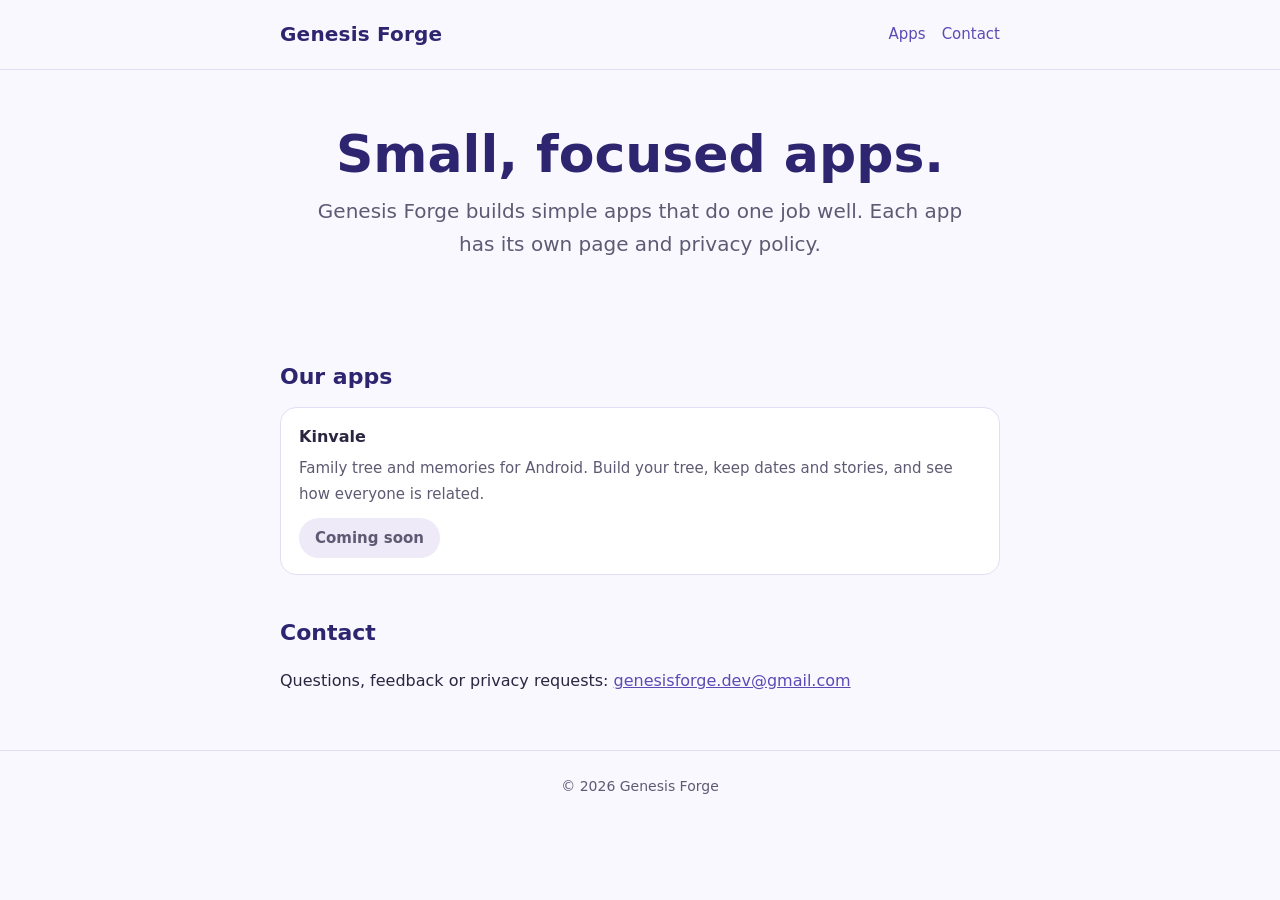
<file: index.html>
<!doctype html>
<html lang="en">
<head>
<meta charset="utf-8">
<meta name="viewport" content="width=device-width,initial-scale=1">
<title>Genesis Forge: small, focused apps</title>
<meta name="description" content="Genesis Forge builds simple, focused apps. Find our apps and their privacy policies here.">
<link rel="stylesheet" href="/style.css">
</head>
<body>
<header class="site"><div class="wrap">
  <a class="brand" href="/">Genesis Forge</a>
  <nav><a href="#apps">Apps</a><a href="#contact">Contact</a></nav>
</div></header>

<main class="wrap">
  <section class="hero">
    <h1>Small, focused apps.</h1>
    <p class="lead">Genesis Forge builds simple apps that do one job well. Each app has its own page and privacy policy.</p>
  </section>

  <section id="apps">
    <h2>Our apps</h2>
    <div class="grid">
      <a class="card" href="/kinvale/" style="text-decoration:none;color:inherit">
        <b>Kinvale</b>
        <span>Family tree and memories for Android. Build your tree, keep dates and stories, and see how everyone is related.</span>
        <span style="display:block;margin-top:10px"><span class="badge">Coming soon</span></span>
      </a>
    </div>
  </section>

  <section id="contact">
    <h2>Contact</h2>
    <p>Questions, feedback or privacy requests: <a href="mailto:genesisforge.dev@gmail.com">genesisforge.dev@gmail.com</a></p>
  </section>
</main>

<footer><div class="wrap">&copy; 2026 Genesis Forge</div></footer>
</body>
</html>
</file>
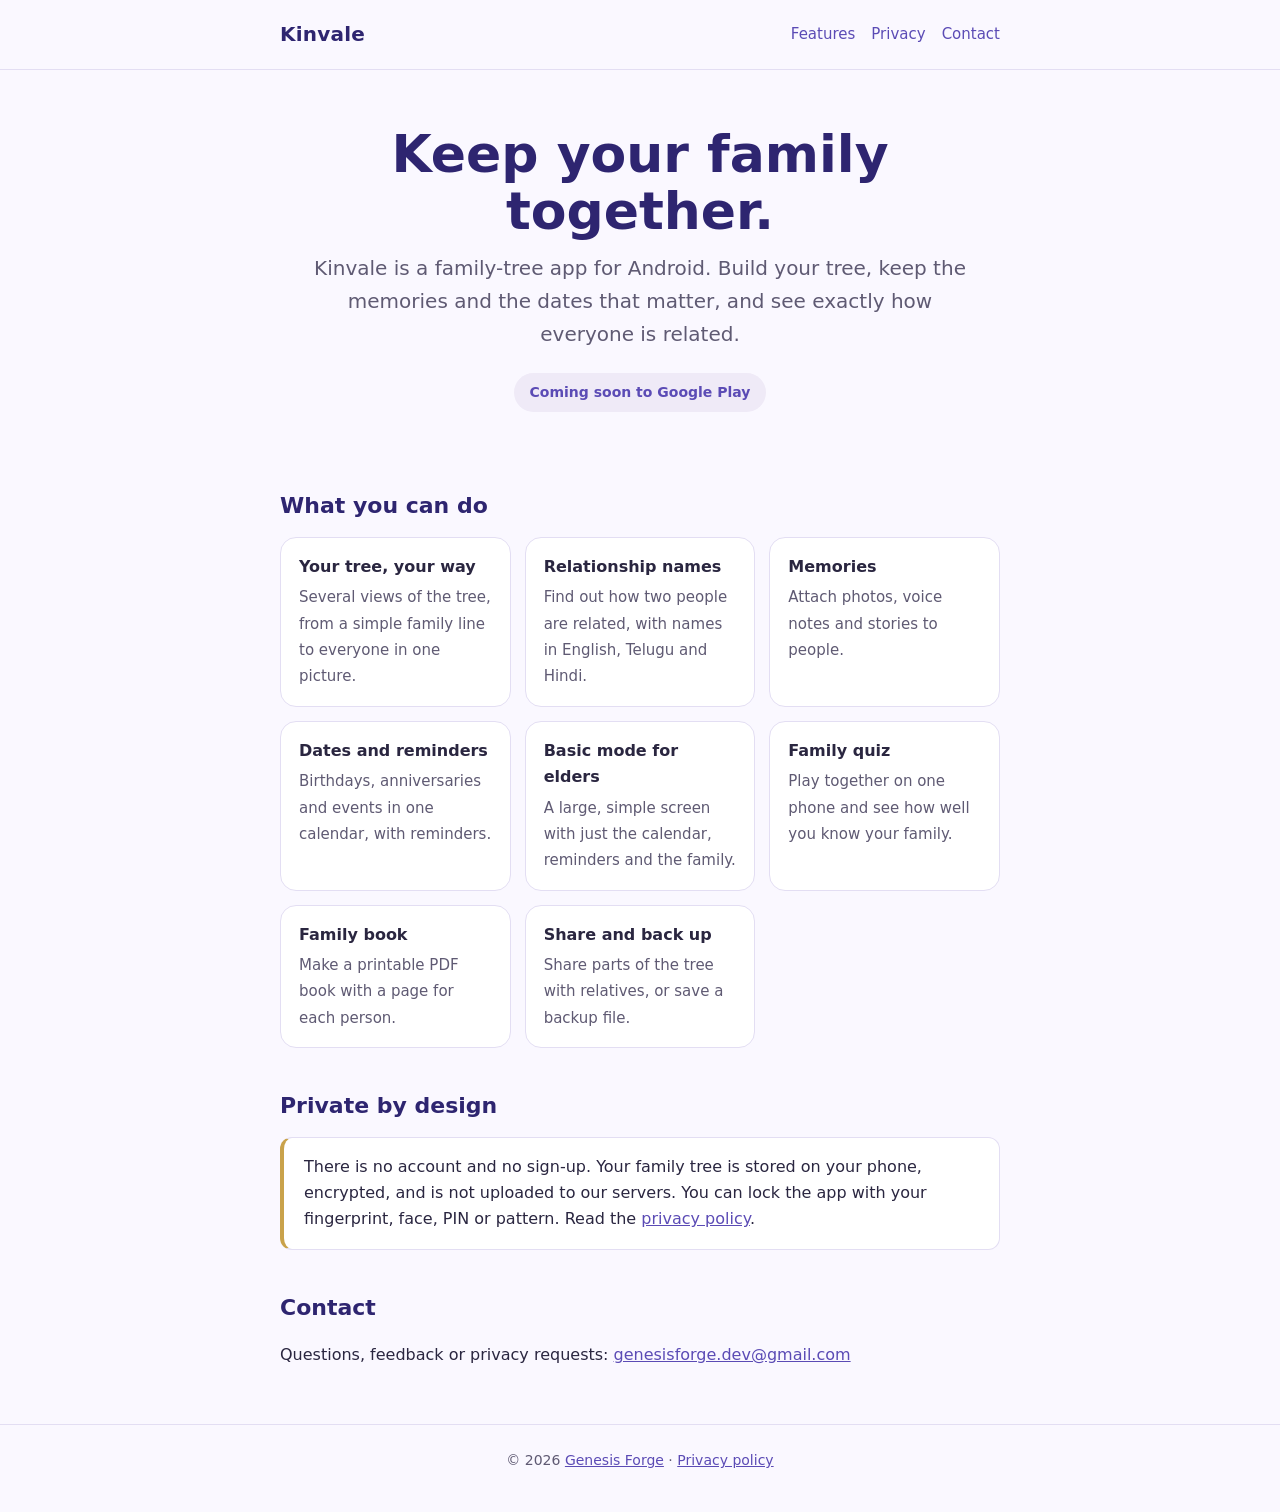
<file: kinvale/index.html>
<!doctype html>
<html lang="en">
<head>
<meta charset="utf-8">
<meta name="viewport" content="width=device-width,initial-scale=1">
<title>Kinvale: Family Tree &amp; Memories</title>
<meta name="description" content="Kinvale is a private family-tree app for Android. Build your tree, keep memories and dates, and see how everyone is related, with relationship names in English, Telugu and Hindi.">
<link rel="stylesheet" href="/style.css">
</head>
<body>
<header class="site"><div class="wrap">
  <a class="brand" href="/kinvale/">Kinvale</a>
  <nav><a href="#features">Features</a><a href="/kinvale/privacy.html">Privacy</a><a href="#contact">Contact</a></nav>
</div></header>

<main class="wrap">
  <section class="hero">
    <h1>Keep your family together.</h1>
    <p class="lead">Kinvale is a family-tree app for Android. Build your tree, keep the memories and the dates that matter, and see exactly how everyone is related.</p>
    <span class="badge">Coming soon to Google Play</span>
  </section>

  <section id="features">
    <h2>What you can do</h2>
    <div class="grid">
      <div class="card"><b>Your tree, your way</b><span>Several views of the tree, from a simple family line to everyone in one picture.</span></div>
      <div class="card"><b>Relationship names</b><span>Find out how two people are related, with names in English, Telugu and Hindi.</span></div>
      <div class="card"><b>Memories</b><span>Attach photos, voice notes and stories to people.</span></div>
      <div class="card"><b>Dates and reminders</b><span>Birthdays, anniversaries and events in one calendar, with reminders.</span></div>
      <div class="card"><b>Basic mode for elders</b><span>A large, simple screen with just the calendar, reminders and the family.</span></div>
      <div class="card"><b>Family quiz</b><span>Play together on one phone and see how well you know your family.</span></div>
      <div class="card"><b>Family book</b><span>Make a printable PDF book with a page for each person.</span></div>
      <div class="card"><b>Share and back up</b><span>Share parts of the tree with relatives, or save a backup file.</span></div>
    </div>
  </section>

  <section>
    <h2>Private by design</h2>
    <div class="priv">
      <p style="margin:0">There is no account and no sign-up. Your family tree is stored on your phone, encrypted, and is not uploaded to our servers. You can lock the app with your fingerprint, face, PIN or pattern. Read the <a href="/kinvale/privacy.html">privacy policy</a>.</p>
    </div>
  </section>

  <section id="contact">
    <h2>Contact</h2>
    <p>Questions, feedback or privacy requests: <a href="mailto:genesisforge.dev@gmail.com">genesisforge.dev@gmail.com</a></p>
  </section>
</main>

<footer><div class="wrap">&copy; 2026 <a href="/">Genesis Forge</a> &middot; <a href="/kinvale/privacy.html">Privacy policy</a></div></footer>
</body>
</html>
</file>
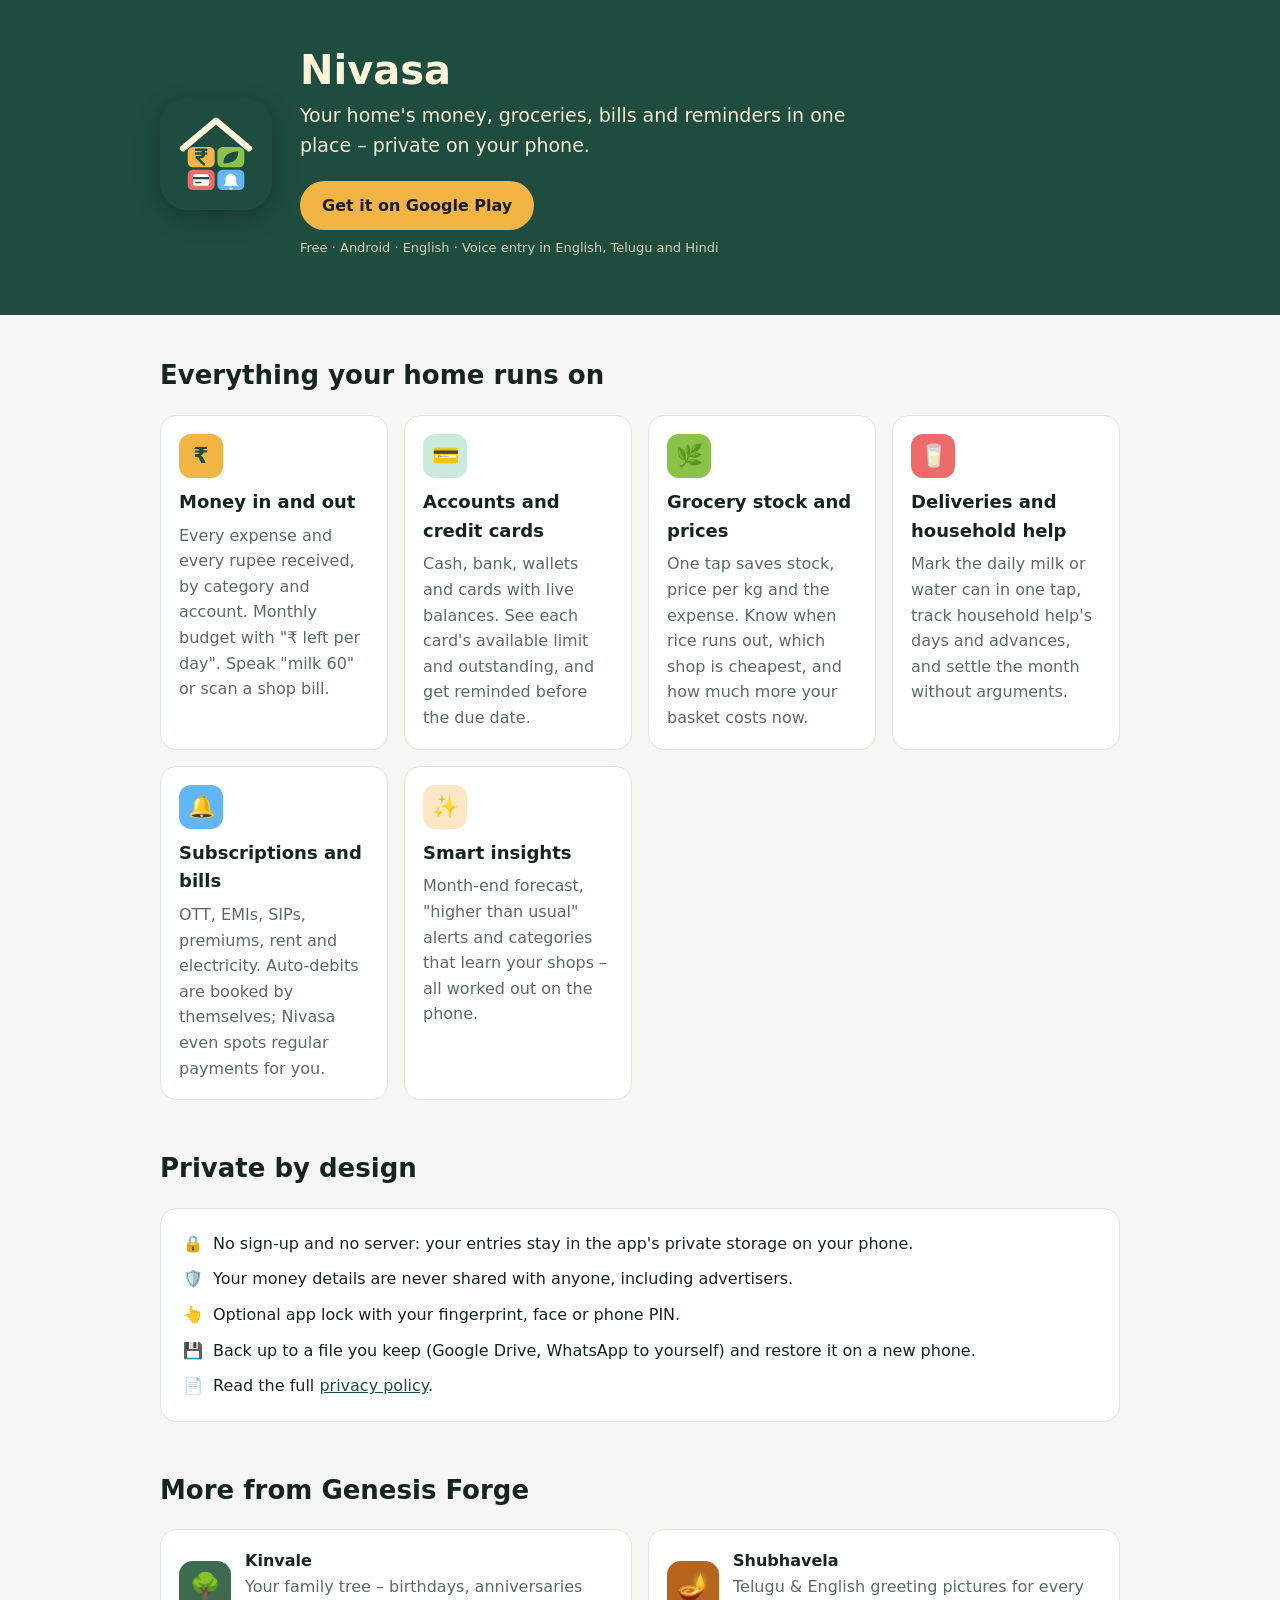
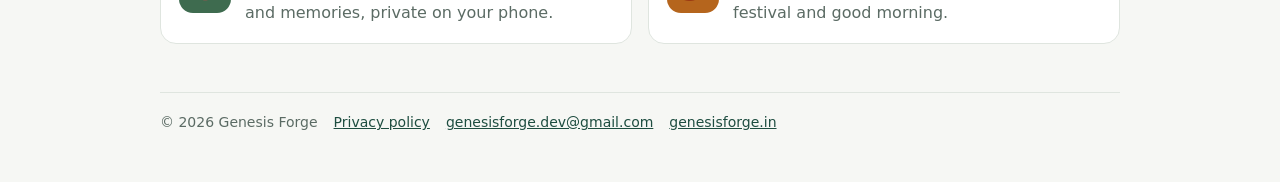
<file: nivasa/index.html>
<!doctype html>
<html lang="en">
<head>
<meta charset="utf-8">
<meta name="viewport" content="width=device-width, initial-scale=1">
<title>Nivasa – Home Expense Manager</title>
<meta name="description" content="Nivasa: track money in and out, budgets, credit cards, groceries and bills in one private Android app. By Genesis Forge.">
<meta property="og:title" content="Nivasa – Home Expense Manager">
<meta property="og:description" content="Money, groceries, bills and reminders for your home – private on your phone.">
<style>
  :root { --ink:#16241f; --muted:#5b6b64; --accent:#1e4d40; --accent2:#2b6152; --gold:#f2b544; --bg:#f6f7f4; --card:#ffffff; --line:#dfe5df; --hero-ink:#fff3da; }
  @media (prefers-color-scheme: dark) {
    :root { --ink:#e6ece8; --muted:#a3b2aa; --accent:#9cd1bf; --bg:#111513; --card:#1a201d; --line:#2c3531; }
  }
  * { box-sizing:border-box; }
  body { margin:0; background:var(--bg); color:var(--ink); font:16px/1.6 system-ui, -apple-system, "Segoe UI", Roboto, "Noto Sans", sans-serif; }
  a { color:var(--accent); }
  .hero { background:#1e4d40; color:var(--hero-ink); padding:48px 16px 56px; }
  .wrap { max-width:960px; margin:0 auto; }
  .hero .wrap { display:flex; gap:28px; align-items:center; flex-wrap:wrap; }
  .hero svg { width:112px; height:112px; border-radius:28px; flex:none; box-shadow:0 8px 24px rgba(0,0,0,.25); }
  .hero h1 { font-size:40px; margin:0; line-height:1.1; }
  .hero p { margin:8px 0 0; font-size:19px; max-width:560px; opacity:.95; }
  .btn { display:inline-block; margin-top:20px; background:#f2b544; color:#1b1b1b; text-decoration:none; font-weight:700; padding:12px 22px; border-radius:999px; }
  .btn:hover { filter:brightness(1.05); }
  .note { font-size:13px; opacity:.8; margin-top:8px; }
  section { padding:40px 16px 8px; }
  h2 { font-size:26px; margin:0 0 18px; }
  .grid { display:grid; grid-template-columns:repeat(auto-fit, minmax(220px, 1fr)); gap:16px; }
  .card { background:var(--card); border:1px solid var(--line); border-radius:16px; padding:18px; }
  .card h3 { margin:10px 0 6px; font-size:18px; }
  .card p, .card li { color:var(--muted); margin:0; }
  .card ul { padding-left:18px; margin:0; }
  .tile { width:44px; height:44px; border-radius:12px; display:flex; align-items:center; justify-content:center; font-size:22px; font-weight:700; color:#1e4d40; }
  .t1 { background:#f2b544; } .t2 { background:#8bc34a; } .t3 { background:#ef6b6b; color:#fff; } .t4 { background:#64b5f6; color:#fff; } .t5 { background:#cde8dd; } .t6 { background:#fbe7c6; }
  .privacy { background:var(--card); border:1px solid var(--line); border-radius:16px; padding:22px; display:grid; gap:10px; }
  .privacy div { display:flex; gap:10px; align-items:flex-start; }
  .apps { display:grid; grid-template-columns:repeat(auto-fit, minmax(260px, 1fr)); gap:16px; }
  .app { display:flex; gap:14px; align-items:center; text-decoration:none; color:inherit; }
  .app .badge { width:52px; height:52px; border-radius:14px; display:flex; align-items:center; justify-content:center; font-size:26px; flex:none; }
  footer { padding:40px 16px 48px; color:var(--muted); font-size:14px; }
  footer .wrap { border-top:1px solid var(--line); padding-top:18px; display:flex; gap:16px; flex-wrap:wrap; }
</style>
</head>
<body>
<div class="hero">
  <div class="wrap">
    <svg viewBox="0 0 108 108" role="img" aria-label="Nivasa icon">
      <rect width="108" height="108" fill="#1E4D40"/>
      <g transform="translate(54 55) scale(1.3) translate(-54 -55)">
        <path d="M29.5,50 L54,29.5 L78.5,50" fill="none" stroke="#FFF3DA" stroke-width="4.6" stroke-linecap="round" stroke-linejoin="round"/>
        <rect x="33" y="49" width="20" height="15" rx="3.8" fill="#F2B544"/>
        <rect x="55" y="49" width="20" height="15" rx="3.8" fill="#8BC34A"/>
        <rect x="33" y="66" width="20" height="15" rx="3.8" fill="#EF6B6B"/>
        <rect x="55" y="66" width="20" height="15" rx="3.8" fill="#64B5F6"/>
        <path d="M39.2,51.1 H46.8 M39.2,53.9 H46.8 M39.2,51.1 H41.65 C43.99,51.1 45.07,52.36 45.07,53.89 C45.07,55.51 43.72,56.68 41.65,56.68 H39.65 L45.05,61.9" fill="none" stroke="#1E4D40" stroke-width="1.9" stroke-linecap="round" stroke-linejoin="round"/>
        <path d="M59.5,61.2 C59.5,55.4 62.6,52.9 70.5,52.2 C70.5,58.2 67.3,61.2 59.5,61.2 Z" fill="#1E4D40"/>
        <rect x="37" y="69.3" width="12" height="8.4" rx="1.3" fill="#FFFFFF"/><rect x="37" y="71.3" width="12" height="1.7" fill="#1E4D40"/><path d="M39,75.4 H42.6" stroke="#1E4D40" stroke-width="1.1" stroke-linecap="round"/>
        <path d="M65,68.8 C67.4,68.8 69,70.6 69,73 V76.2 L70.7,78 H59.3 L61,76.2 V73 C61,70.6 62.6,68.8 65,68.8 Z M63.6,79.2 H66.4 A1.4,1.4 0 0 1 63.6,79.2 Z" fill="#FFFFFF"/>
      </g>
    </svg>
    <div>
      <h1>Nivasa</h1>
      <p>Your home's money, groceries, bills and reminders in one place – private on your phone.</p>
      <a class="btn" href="https://play.google.com/store/apps/details?id=in.genesisforge.nivasa">Get it on Google Play</a>
      <div class="note">Free · Android · English · Voice entry in English, Telugu and Hindi</div>
    </div>
  </div>
</div>

<section>
  <div class="wrap">
    <h2>Everything your home runs on</h2>
    <div class="grid">
      <div class="card"><div class="tile t1">₹</div><h3>Money in and out</h3>
        <p>Every expense and every rupee received, by category and account. Monthly budget with "₹ left per day". Speak "milk 60" or scan a shop bill.</p></div>
      <div class="card"><div class="tile t5">💳</div><h3>Accounts and credit cards</h3>
        <p>Cash, bank, wallets and cards with live balances. See each card's available limit and outstanding, and get reminded before the due date.</p></div>
      <div class="card"><div class="tile t2">🌿</div><h3>Grocery stock and prices</h3>
        <p>One tap saves stock, price per kg and the expense. Know when rice runs out, which shop is cheapest, and how much more your basket costs now.</p></div>
      <div class="card"><div class="tile t3">🥛</div><h3>Deliveries and household help</h3>
        <p>Mark the daily milk or water can in one tap, track household help's days and advances, and settle the month without arguments.</p></div>
      <div class="card"><div class="tile t4">🔔</div><h3>Subscriptions and bills</h3>
        <p>OTT, EMIs, SIPs, premiums, rent and electricity. Auto-debits are booked by themselves; Nivasa even spots regular payments for you.</p></div>
      <div class="card"><div class="tile t6">✨</div><h3>Smart insights</h3>
        <p>Month-end forecast, "higher than usual" alerts and categories that learn your shops – all worked out on the phone.</p></div>
    </div>
  </div>
</section>

<section>
  <div class="wrap">
    <h2>Private by design</h2>
    <div class="privacy">
      <div>🔒 <span>No sign-up and no server: your entries stay in the app's private storage on your phone.</span></div>
      <div>🛡️ <span>Your money details are never shared with anyone, including advertisers.</span></div>
      <div>👆 <span>Optional app lock with your fingerprint, face or phone PIN.</span></div>
      <div>💾 <span>Back up to a file you keep (Google Drive, WhatsApp to yourself) and restore it on a new phone.</span></div>
      <div>📄 <span>Read the full <a href="privacy.html">privacy policy</a>.</span></div>
    </div>
  </div>
</section>

<section>
  <div class="wrap">
    <h2>More from Genesis Forge</h2>
    <div class="apps">
      <a class="card app" href="https://play.google.com/store/apps/details?id=in.genesisforge.kinvale">
        <div class="badge" style="background:#3e6b4f">🌳</div>
        <div><strong>Kinvale</strong><br><span style="color:var(--muted)">Your family tree – birthdays, anniversaries and memories, private on your phone.</span></div>
      </a>
      <a class="card app" href="https://play.google.com/store/apps/details?id=in.genesisforge.shubhavela">
        <div class="badge" style="background:#b5651d">🪔</div>
        <div><strong>Shubhavela</strong><br><span style="color:var(--muted)">Telugu &amp; English greeting pictures for every festival and good morning.</span></div>
      </a>
    </div>
  </div>
</section>

<footer>
  <div class="wrap">
    <span>© 2026 Genesis Forge</span>
    <a href="privacy.html">Privacy policy</a>
    <a href="mailto:genesisforge.dev@gmail.com">genesisforge.dev@gmail.com</a>
    <a href="../">genesisforge.in</a>
  </div>
</footer>
</body>
</html>
</file>
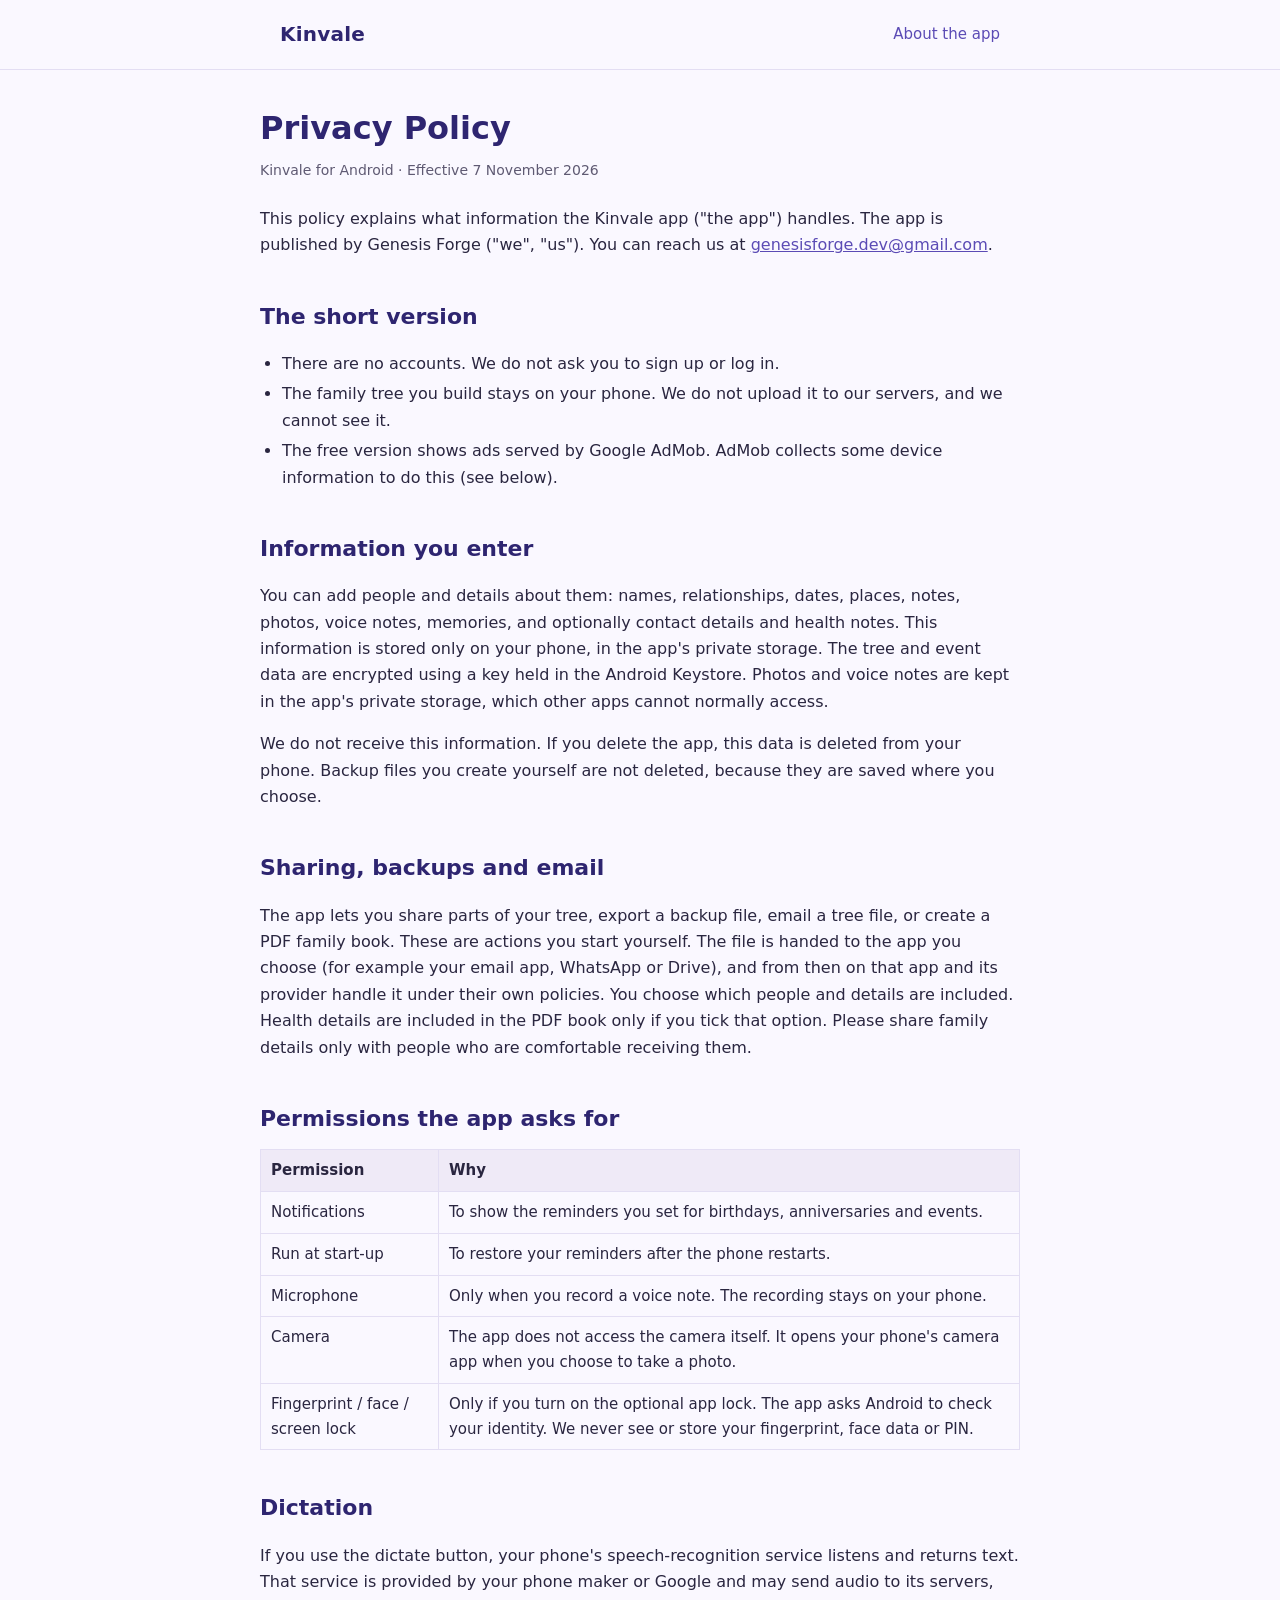
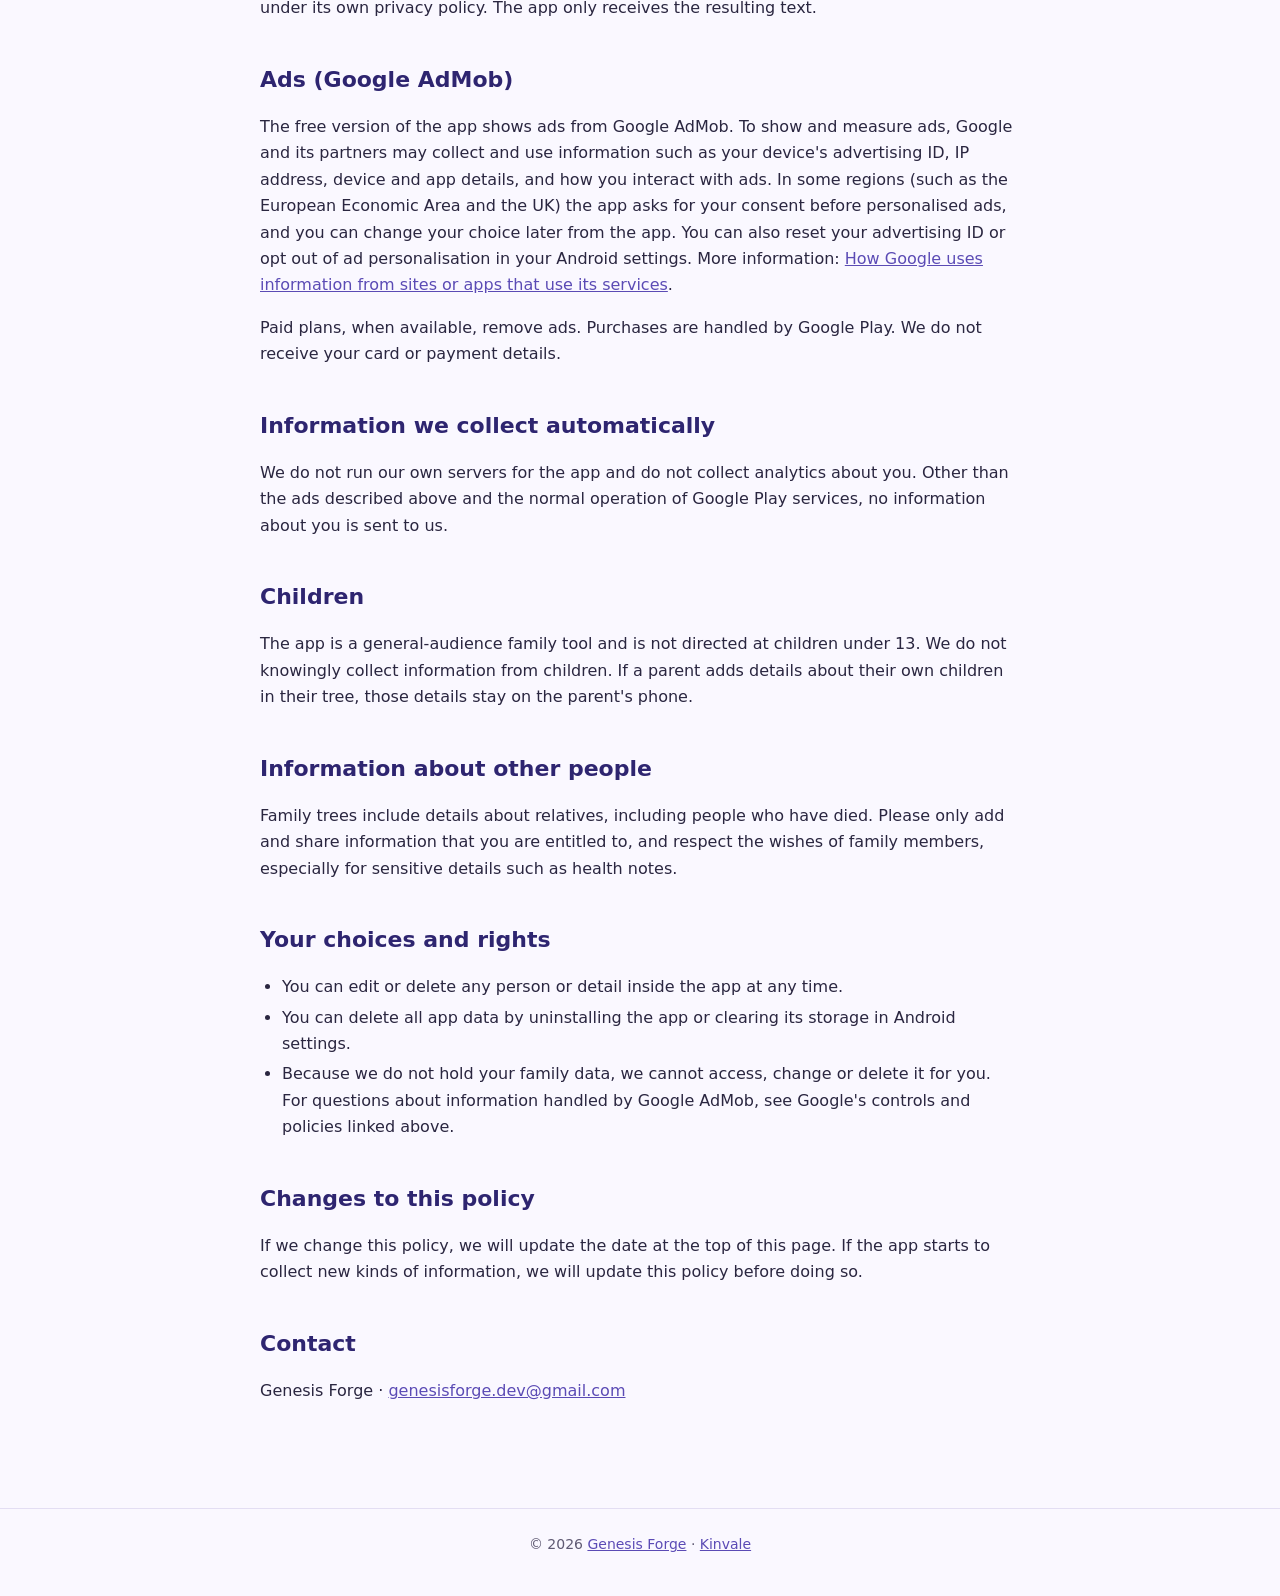
<file: kinvale/privacy.html>
<!doctype html>
<html lang="en">
<head>
<meta charset="utf-8">
<meta name="viewport" content="width=device-width,initial-scale=1">
<title>Privacy Policy · Kinvale</title>
<meta name="description" content="How the Kinvale app handles your information.">
<link rel="stylesheet" href="/style.css">
</head>
<body>
<header class="site"><div class="wrap">
  <a class="brand" href="/kinvale/">Kinvale</a>
  <nav><a href="/kinvale/">About the app</a></nav>
</div></header>

<main class="wrap doc">
<h1>Privacy Policy</h1>
<div class="meta">Kinvale for Android &middot; Effective 7 November 2026</div>

<p>This policy explains what information the Kinvale app ("the app") handles. The app is published by Genesis Forge ("we", "us"). You can reach us at <a href="mailto:genesisforge.dev@gmail.com">genesisforge.dev@gmail.com</a>.</p>

<h2>The short version</h2>
<ul>
  <li>There are no accounts. We do not ask you to sign up or log in.</li>
  <li>The family tree you build stays on your phone. We do not upload it to our servers, and we cannot see it.</li>
  <li>The free version shows ads served by Google AdMob. AdMob collects some device information to do this (see below).</li>
</ul>

<h2>Information you enter</h2>
<p>You can add people and details about them: names, relationships, dates, places, notes, photos, voice notes, memories, and optionally contact details and health notes. This information is stored only on your phone, in the app's private storage. The tree and event data are encrypted using a key held in the Android Keystore. Photos and voice notes are kept in the app's private storage, which other apps cannot normally access.</p>
<p>We do not receive this information. If you delete the app, this data is deleted from your phone. Backup files you create yourself are not deleted, because they are saved where you choose.</p>

<h2>Sharing, backups and email</h2>
<p>The app lets you share parts of your tree, export a backup file, email a tree file, or create a PDF family book. These are actions you start yourself. The file is handed to the app you choose (for example your email app, WhatsApp or Drive), and from then on that app and its provider handle it under their own policies. You choose which people and details are included. Health details are included in the PDF book only if you tick that option. Please share family details only with people who are comfortable receiving them.</p>

<h2>Permissions the app asks for</h2>
<table>
<tr><th>Permission</th><th>Why</th></tr>
<tr><td>Notifications</td><td>To show the reminders you set for birthdays, anniversaries and events.</td></tr>
<tr><td>Run at start-up</td><td>To restore your reminders after the phone restarts.</td></tr>
<tr><td>Microphone</td><td>Only when you record a voice note. The recording stays on your phone.</td></tr>
<tr><td>Camera</td><td>The app does not access the camera itself. It opens your phone's camera app when you choose to take a photo.</td></tr>
<tr><td>Fingerprint / face / screen lock</td><td>Only if you turn on the optional app lock. The app asks Android to check your identity. We never see or store your fingerprint, face data or PIN.</td></tr>
</table>

<h2>Dictation</h2>
<p>If you use the dictate button, your phone's speech-recognition service listens and returns text. That service is provided by your phone maker or Google and may send audio to its servers, under its own privacy policy. The app only receives the resulting text.</p>

<h2>Ads (Google AdMob)</h2>
<p>The free version of the app shows ads from Google AdMob. To show and measure ads, Google and its partners may collect and use information such as your device's advertising ID, IP address, device and app details, and how you interact with ads. In some regions (such as the European Economic Area and the UK) the app asks for your consent before personalised ads, and you can change your choice later from the app. You can also reset your advertising ID or opt out of ad personalisation in your Android settings. More information: <a href="https://policies.google.com/technologies/partner-sites">How Google uses information from sites or apps that use its services</a>.</p>
<p>Paid plans, when available, remove ads. Purchases are handled by Google Play. We do not receive your card or payment details.</p>

<h2>Information we collect automatically</h2>
<p>We do not run our own servers for the app and do not collect analytics about you. Other than the ads described above and the normal operation of Google Play services, no information about you is sent to us.</p>

<h2>Children</h2>
<p>The app is a general-audience family tool and is not directed at children under 13. We do not knowingly collect information from children. If a parent adds details about their own children in their tree, those details stay on the parent's phone.</p>

<h2>Information about other people</h2>
<p>Family trees include details about relatives, including people who have died. Please only add and share information that you are entitled to, and respect the wishes of family members, especially for sensitive details such as health notes.</p>

<h2>Your choices and rights</h2>
<ul>
  <li>You can edit or delete any person or detail inside the app at any time.</li>
  <li>You can delete all app data by uninstalling the app or clearing its storage in Android settings.</li>
  <li>Because we do not hold your family data, we cannot access, change or delete it for you. For questions about information handled by Google AdMob, see Google's controls and policies linked above.</li>
</ul>

<h2>Changes to this policy</h2>
<p>If we change this policy, we will update the date at the top of this page. If the app starts to collect new kinds of information, we will update this policy before doing so.</p>

<h2>Contact</h2>
<p>Genesis Forge &middot; <a href="mailto:genesisforge.dev@gmail.com">genesisforge.dev@gmail.com</a></p>
</main>

<footer><div class="wrap">&copy; 2026 <a href="/">Genesis Forge</a> &middot; <a href="/kinvale/">Kinvale</a></div></footer>
</body>
</html>
</file>
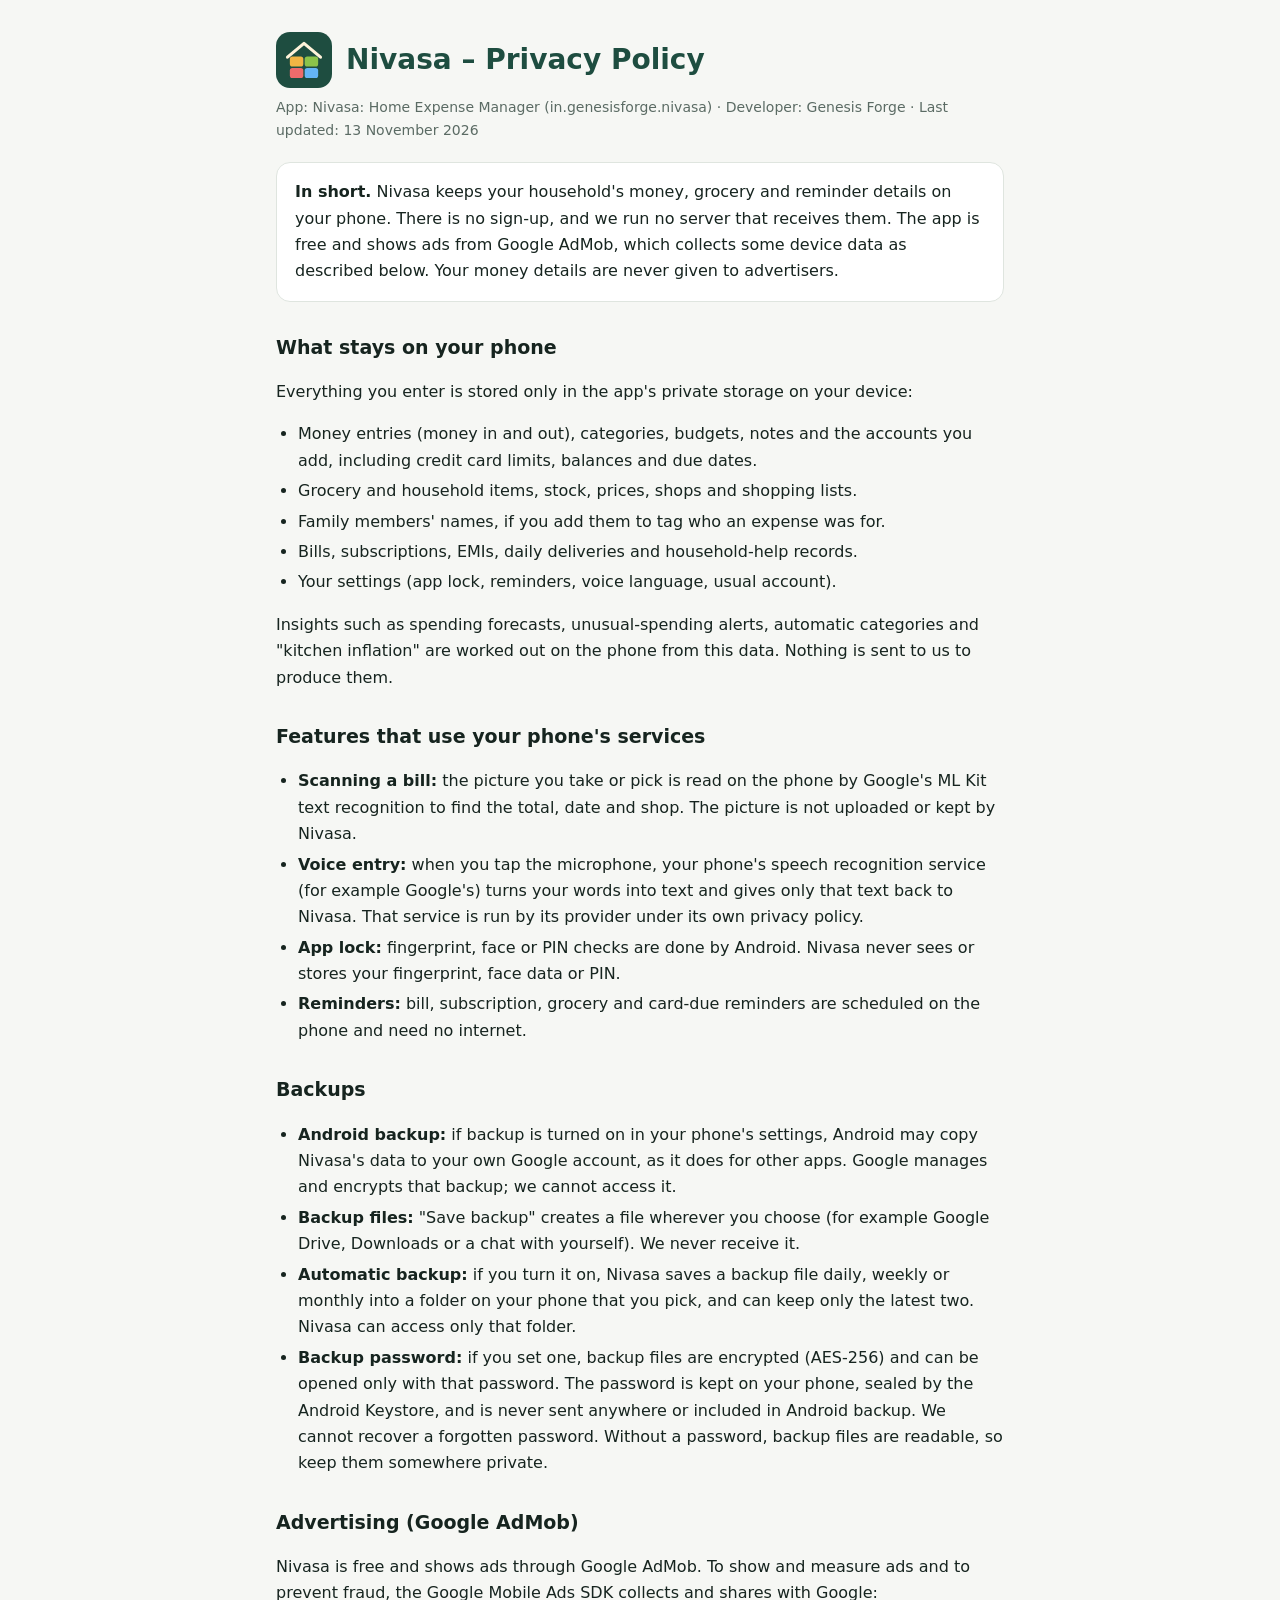
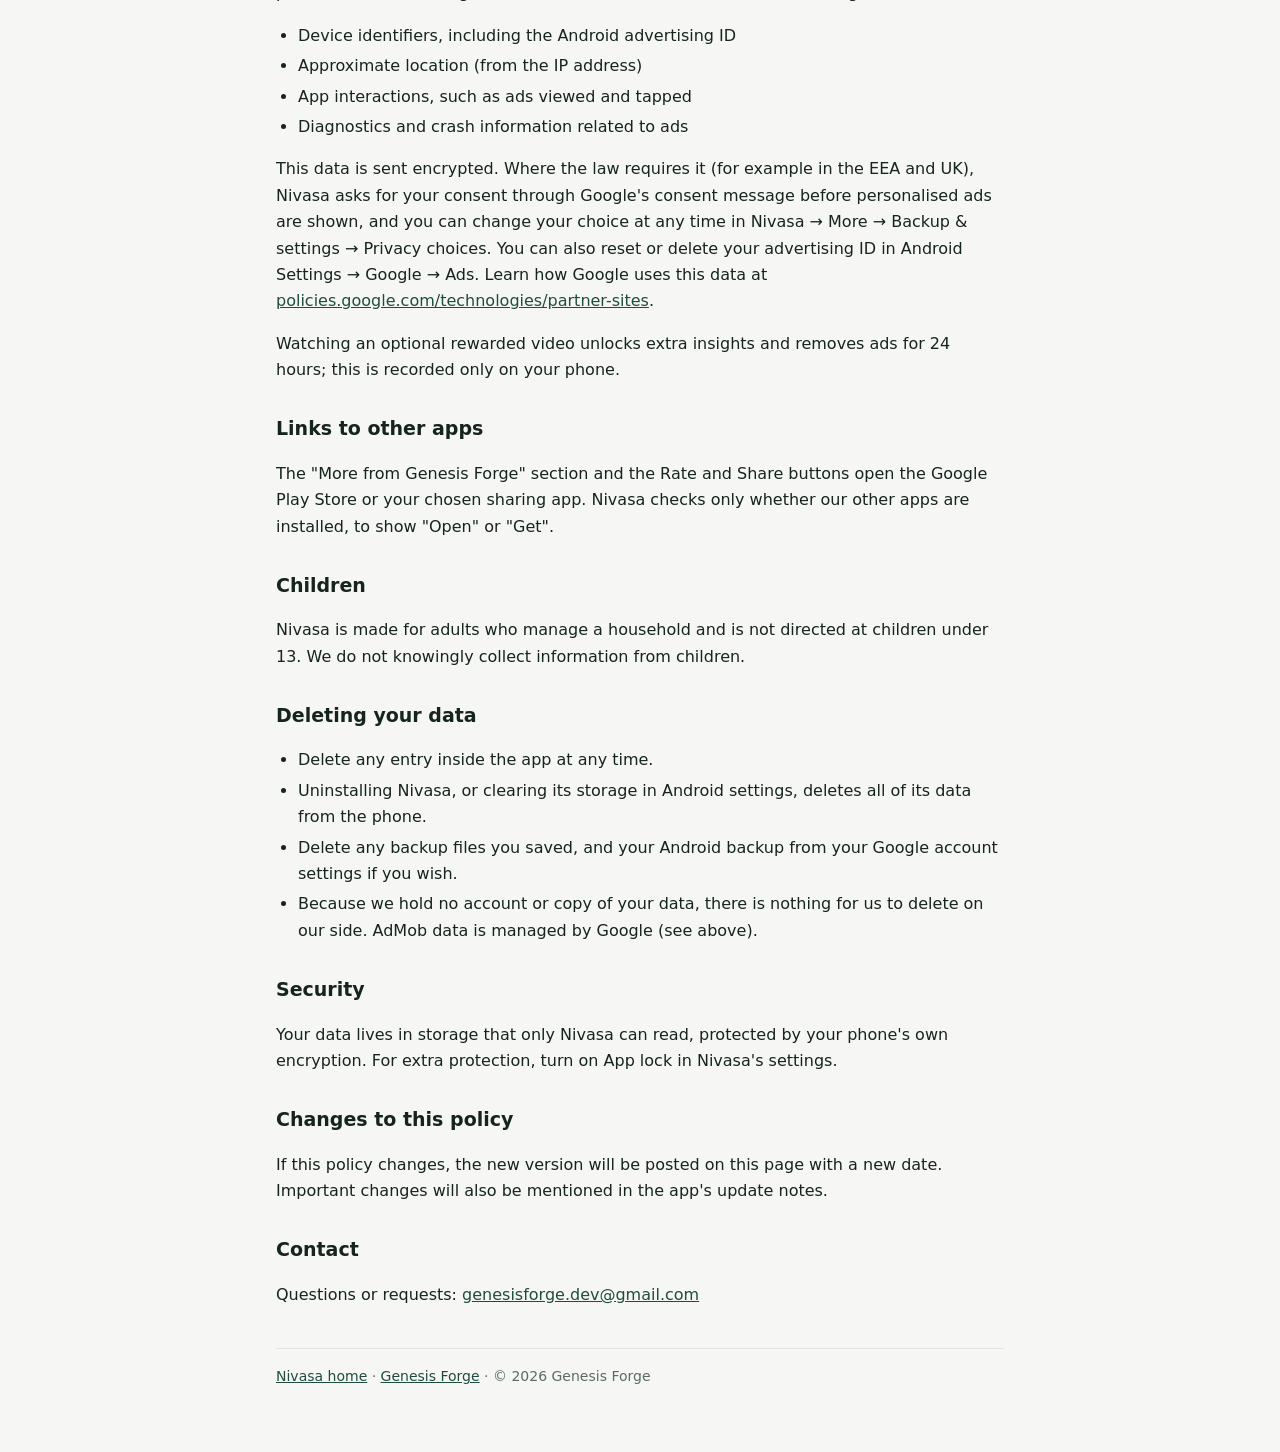
<file: nivasa/privacy.html>
<!doctype html>
<html lang="en">
<head>
<meta charset="utf-8">
<meta name="viewport" content="width=device-width, initial-scale=1">
<title>Nivasa – Privacy Policy</title>
<meta name="description" content="Privacy policy for Nivasa, the household expense, budget and grocery app by Genesis Forge.">
<style>
  :root { --ink:#16241f; --muted:#5b6b64; --accent:#1e4d40; --gold:#b7791f; --bg:#f6f7f4; --card:#ffffff; --line:#dfe5df; }
  @media (prefers-color-scheme: dark) {
    :root { --ink:#e6ece8; --muted:#a3b2aa; --accent:#9cd1bf; --gold:#f2c46d; --bg:#111513; --card:#1a201d; --line:#2c3531; }
  }
  * { box-sizing:border-box; }
  body { margin:0; background:var(--bg); color:var(--ink); font:16px/1.65 system-ui, -apple-system, "Segoe UI", Roboto, "Noto Sans", sans-serif; }
  main { max-width:760px; margin:0 auto; padding:32px 16px 64px; }
  header { display:flex; gap:14px; align-items:center; margin-bottom:8px; }
  header svg { width:56px; height:56px; border-radius:14px; flex:none; }
  h1 { color:var(--accent); font-size:28px; line-height:1.2; margin:0; }
  h2 { font-size:19px; margin:30px 0 8px; }
  .meta { color:var(--muted); font-size:14px; margin:4px 0 20px; }
  .card { background:var(--card); border:1px solid var(--line); border-radius:14px; padding:16px 18px; }
  a { color:var(--accent); }
  ul { padding-left:22px; }
  li { margin:4px 0; }
  footer { margin-top:40px; color:var(--muted); font-size:14px; border-top:1px solid var(--line); padding-top:16px; }
</style>
</head>
<body>
<main>
  <header>
    <svg viewBox="0 0 108 108" aria-hidden="true">
      <rect width="108" height="108" fill="#1E4D40"/>
      <g transform="translate(54 55) scale(1.3) translate(-54 -55)">
        <path d="M29.5,50 L54,29.5 L78.5,50" fill="none" stroke="#FFF3DA" stroke-width="4.6" stroke-linecap="round" stroke-linejoin="round"/>
        <rect x="33" y="49" width="20" height="15" rx="3.8" fill="#F2B544"/><rect x="55" y="49" width="20" height="15" rx="3.8" fill="#8BC34A"/>
        <rect x="33" y="66" width="20" height="15" rx="3.8" fill="#EF6B6B"/><rect x="55" y="66" width="20" height="15" rx="3.8" fill="#64B5F6"/>
      </g>
    </svg>
    <div>
      <h1>Nivasa – Privacy Policy</h1>
    </div>
  </header>
  <p class="meta">App: Nivasa: Home Expense Manager (in.genesisforge.nivasa) · Developer: Genesis Forge · Last updated: 13 November 2026</p>

  <div class="card">
    <strong>In short.</strong> Nivasa keeps your household's money, grocery and reminder details on your phone.
    There is no sign-up, and we run no server that receives them. The app is free and shows ads from Google AdMob,
    which collects some device data as described below. Your money details are never given to advertisers.
  </div>

  <h2>What stays on your phone</h2>
  <p>Everything you enter is stored only in the app's private storage on your device:</p>
  <ul>
    <li>Money entries (money in and out), categories, budgets, notes and the accounts you add, including credit card limits, balances and due dates.</li>
    <li>Grocery and household items, stock, prices, shops and shopping lists.</li>
    <li>Family members' names, if you add them to tag who an expense was for.</li>
    <li>Bills, subscriptions, EMIs, daily deliveries and household-help records.</li>
    <li>Your settings (app lock, reminders, voice language, usual account).</li>
  </ul>
  <p>Insights such as spending forecasts, unusual-spending alerts, automatic categories and "kitchen inflation" are worked out on the phone from this data. Nothing is sent to us to produce them.</p>

  <h2>Features that use your phone's services</h2>
  <ul>
    <li><strong>Scanning a bill:</strong> the picture you take or pick is read on the phone by Google's ML Kit text recognition to find the total, date and shop. The picture is not uploaded or kept by Nivasa.</li>
    <li><strong>Voice entry:</strong> when you tap the microphone, your phone's speech recognition service (for example Google's) turns your words into text and gives only that text back to Nivasa. That service is run by its provider under its own privacy policy.</li>
    <li><strong>App lock:</strong> fingerprint, face or PIN checks are done by Android. Nivasa never sees or stores your fingerprint, face data or PIN.</li>
    <li><strong>Reminders:</strong> bill, subscription, grocery and card-due reminders are scheduled on the phone and need no internet.</li>
  </ul>

  <h2>Backups</h2>
  <ul>
    <li><strong>Android backup:</strong> if backup is turned on in your phone's settings, Android may copy Nivasa's data to your own Google account, as it does for other apps. Google manages and encrypts that backup; we cannot access it.</li>
    <li><strong>Backup files:</strong> "Save backup" creates a file wherever you choose (for example Google Drive, Downloads or a chat with yourself). We never receive it.</li>
    <li><strong>Automatic backup:</strong> if you turn it on, Nivasa saves a backup file daily, weekly or monthly into a folder on your phone that you pick, and can keep only the latest two. Nivasa can access only that folder.</li>
    <li><strong>Backup password:</strong> if you set one, backup files are encrypted (AES-256) and can be opened only with that password. The password is kept on your phone, sealed by the Android Keystore, and is never sent anywhere or included in Android backup. We cannot recover a forgotten password. Without a password, backup files are readable, so keep them somewhere private.</li>
  </ul>

  <h2>Advertising (Google AdMob)</h2>
  <p>Nivasa is free and shows ads through Google AdMob. To show and measure ads and to prevent fraud, the Google Mobile Ads SDK collects and shares with Google:</p>
  <ul>
    <li>Device identifiers, including the Android advertising ID</li>
    <li>Approximate location (from the IP address)</li>
    <li>App interactions, such as ads viewed and tapped</li>
    <li>Diagnostics and crash information related to ads</li>
  </ul>
  <p>This data is sent encrypted. Where the law requires it (for example in the EEA and UK), Nivasa asks for your consent through Google's consent message before personalised ads are shown, and you can change your choice at any time in Nivasa → More → Backup &amp; settings → Privacy choices. You can also reset or delete your advertising ID in Android Settings → Google → Ads. Learn how Google uses this data at <a href="https://policies.google.com/technologies/partner-sites" rel="noopener">policies.google.com/technologies/partner-sites</a>.</p>
  <p>Watching an optional rewarded video unlocks extra insights and removes ads for 24 hours; this is recorded only on your phone.</p>

  <h2>Links to other apps</h2>
  <p>The "More from Genesis Forge" section and the Rate and Share buttons open the Google Play Store or your chosen sharing app. Nivasa checks only whether our other apps are installed, to show "Open" or "Get".</p>

  <h2>Children</h2>
  <p>Nivasa is made for adults who manage a household and is not directed at children under 13. We do not knowingly collect information from children.</p>

  <h2>Deleting your data</h2>
  <ul>
    <li>Delete any entry inside the app at any time.</li>
    <li>Uninstalling Nivasa, or clearing its storage in Android settings, deletes all of its data from the phone.</li>
    <li>Delete any backup files you saved, and your Android backup from your Google account settings if you wish.</li>
    <li>Because we hold no account or copy of your data, there is nothing for us to delete on our side. AdMob data is managed by Google (see above).</li>
  </ul>

  <h2>Security</h2>
  <p>Your data lives in storage that only Nivasa can read, protected by your phone's own encryption. For extra protection, turn on App lock in Nivasa's settings.</p>

  <h2>Changes to this policy</h2>
  <p>If this policy changes, the new version will be posted on this page with a new date. Important changes will also be mentioned in the app's update notes.</p>

  <h2>Contact</h2>
  <p>Questions or requests: <a href="mailto:genesisforge.dev@gmail.com">genesisforge.dev@gmail.com</a></p>

  <footer>
    <a href="./">Nivasa home</a> · <a href="../">Genesis Forge</a> · © 2026 Genesis Forge
  </footer>
</main>
</body>
</html>
</file>
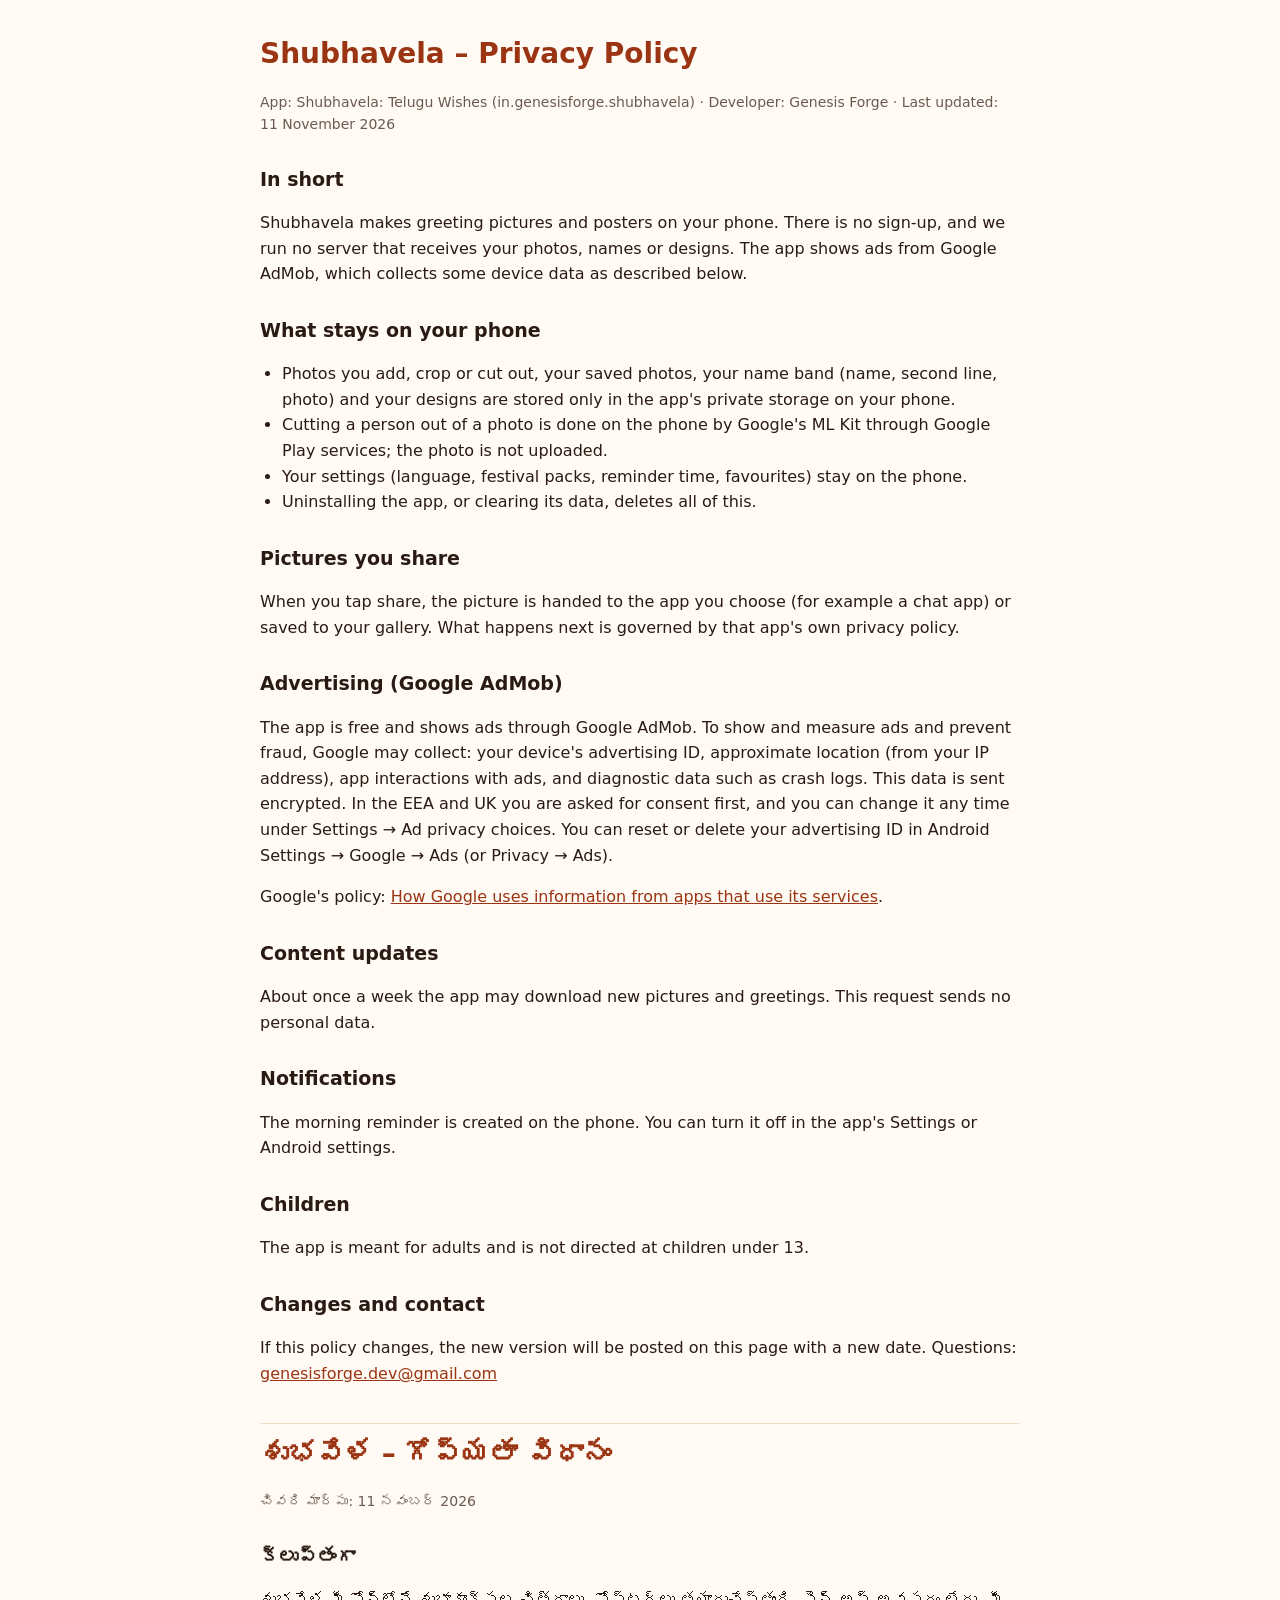
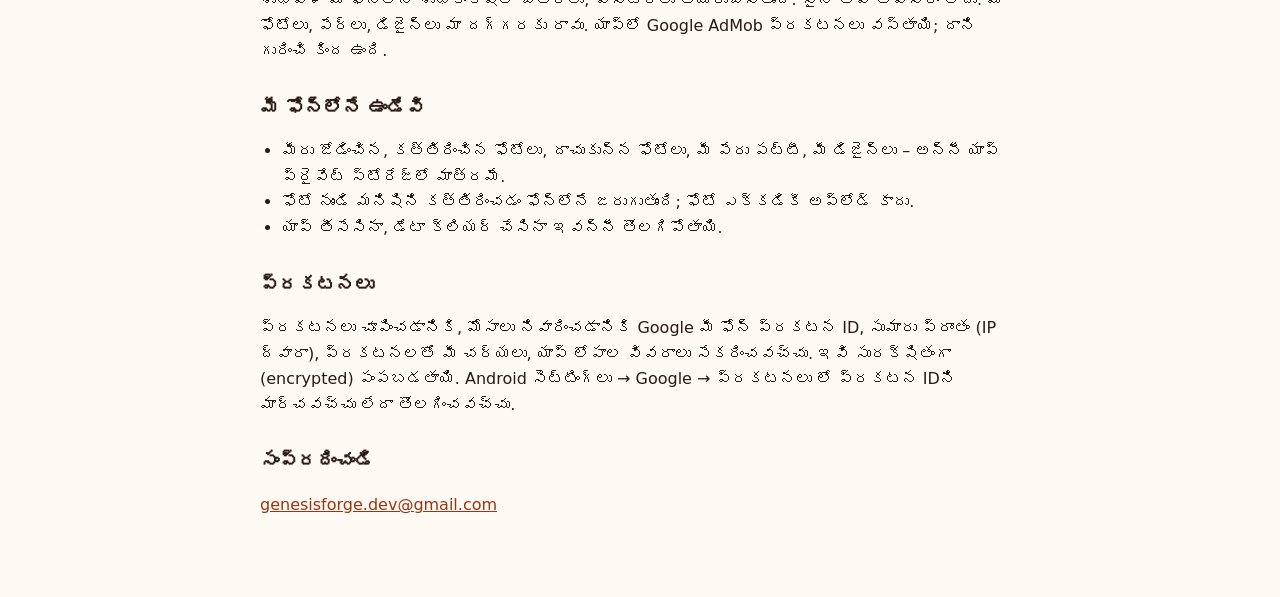
<file: shubhavela/privacy.html>
<!doctype html>
<html lang="en">
<head>
<meta charset="utf-8">
<meta name="viewport" content="width=device-width, initial-scale=1">
<title>Shubhavela – Privacy Policy</title>
<style>
  :root { --ink:#2a1a14; --muted:#6b5a52; --accent:#9a3412; --bg:#fffaf3; --line:#ecdcc8; }
  body { margin:0; background:var(--bg); color:var(--ink); font:16px/1.6 system-ui, -apple-system, "Segoe UI", Roboto, "Noto Sans Telugu", sans-serif; }
  main { max-width:760px; margin:0 auto; padding:32px 16px 64px; }
  h1 { color:var(--accent); font-size:28px; margin:0 0 4px; }
  h2 { font-size:19px; margin:28px 0 8px; }
  .meta { color:var(--muted); font-size:14px; }
  section + section { border-top:1px solid var(--line); margin-top:36px; padding-top:8px; }
  a { color:var(--accent); }
  ul { padding-left:22px; }
</style>
</head>
<body>
<main>
<section lang="en">
  <h1>Shubhavela – Privacy Policy</h1>
  <p class="meta">App: Shubhavela: Telugu Wishes (in.genesisforge.shubhavela) · Developer: Genesis Forge · Last updated: 11 November 2026</p>

  <h2>In short</h2>
  <p>Shubhavela makes greeting pictures and posters on your phone. There is no sign-up, and we run no server that receives your photos, names or designs. The app shows ads from Google AdMob, which collects some device data as described below.</p>

  <h2>What stays on your phone</h2>
  <ul>
    <li>Photos you add, crop or cut out, your saved photos, your name band (name, second line, photo) and your designs are stored only in the app's private storage on your phone.</li>
    <li>Cutting a person out of a photo is done on the phone by Google's ML Kit through Google Play services; the photo is not uploaded.</li>
    <li>Your settings (language, festival packs, reminder time, favourites) stay on the phone.</li>
    <li>Uninstalling the app, or clearing its data, deletes all of this.</li>
  </ul>

  <h2>Pictures you share</h2>
  <p>When you tap share, the picture is handed to the app you choose (for example a chat app) or saved to your gallery. What happens next is governed by that app's own privacy policy.</p>

  <h2>Advertising (Google AdMob)</h2>
  <p>The app is free and shows ads through Google AdMob. To show and measure ads and prevent fraud, Google may collect: your device's advertising ID, approximate location (from your IP address), app interactions with ads, and diagnostic data such as crash logs. This data is sent encrypted. In the EEA and UK you are asked for consent first, and you can change it any time under Settings → Ad privacy choices. You can reset or delete your advertising ID in Android Settings → Google → Ads (or Privacy → Ads).</p>
  <p>Google's policy: <a href="https://policies.google.com/technologies/partner-sites">How Google uses information from apps that use its services</a>.</p>

  <h2>Content updates</h2>
  <p>About once a week the app may download new pictures and greetings. This request sends no personal data.</p>

  <h2>Notifications</h2>
  <p>The morning reminder is created on the phone. You can turn it off in the app's Settings or Android settings.</p>

  <h2>Children</h2>
  <p>The app is meant for adults and is not directed at children under 13.</p>

  <h2>Changes and contact</h2>
  <p>If this policy changes, the new version will be posted on this page with a new date. Questions: <a href="mailto:genesisforge.dev@gmail.com">genesisforge.dev@gmail.com</a></p>
</section>

<section lang="te">
  <h1>శుభవేళ – గోప్యతా విధానం</h1>
  <p class="meta">చివరి మార్పు: 11 నవంబర్ 2026</p>

  <h2>క్లుప్తంగా</h2>
  <p>శుభవేళ మీ ఫోన్‌లోనే శుభాకాంక్షల చిత్రాలు, పోస్టర్లు తయారుచేస్తుంది. సైన్ అప్ అవసరం లేదు. మీ ఫోటోలు, పేర్లు, డిజైన్లు మా దగ్గరకు రావు. యాప్‌లో Google AdMob ప్రకటనలు వస్తాయి; దాని గురించి కింద ఉంది.</p>

  <h2>మీ ఫోన్‌లోనే ఉండేవి</h2>
  <ul>
    <li>మీరు జోడించిన, కత్తిరించిన ఫోటోలు, దాచుకున్న ఫోటోలు, మీ పేరు పట్టీ, మీ డిజైన్లు – అన్నీ యాప్ ప్రైవేట్ స్టోరేజ్‌లో మాత్రమే.</li>
    <li>ఫోటో నుండి మనిషిని కత్తిరించడం ఫోన్‌లోనే జరుగుతుంది; ఫోటో ఎక్కడికీ అప్‌లోడ్ కాదు.</li>
    <li>యాప్ తీసేసినా, డేటా క్లియర్ చేసినా ఇవన్నీ తొలగిపోతాయి.</li>
  </ul>

  <h2>ప్రకటనలు</h2>
  <p>ప్రకటనలు చూపించడానికి, మోసాలు నివారించడానికి Google మీ ఫోన్ ప్రకటన ID, సుమారు ప్రాంతం (IP ద్వారా), ప్రకటనలతో మీ చర్యలు, యాప్ లోపాల వివరాలు సేకరించవచ్చు. ఇవి సురక్షితంగా (encrypted) పంపబడతాయి. Android సెట్టింగ్‌లు → Google → ప్రకటనలు లో ప్రకటన IDని మార్చవచ్చు లేదా తొలగించవచ్చు.</p>

  <h2>సంప్రదించండి</h2>
  <p><a href="mailto:genesisforge.dev@gmail.com">genesisforge.dev@gmail.com</a></p>
</section>
</main>
</body>
</html>
</file>
<file: style.css>
:root{--bg:#faf8ff;--card:#fff;--ink:#2a2640;--soft:#5f5a73;--accent:#5b4bb5;--deep:#2e2570;--line:#e3def3;--chip:#efeaf7;--gold:#c9a24b}
@media (prefers-color-scheme:dark){:root{--bg:#14131a;--card:#1c1b23;--ink:#e7e3ee;--soft:#b5afc6;--accent:#c9bfff;--deep:#c9bfff;--line:#322f3f;--chip:#2b2933}}
*{box-sizing:border-box}
html{-webkit-text-size-adjust:100%}
body{margin:0;background:var(--bg);color:var(--ink);font:16px/1.65 system-ui,-apple-system,"Segoe UI",Roboto,sans-serif}
a{color:var(--accent)}
.wrap{max-width:760px;margin:0 auto;padding:0 20px}
header.site{padding:18px 0;border-bottom:1px solid var(--line)}
header.site .wrap{display:flex;justify-content:space-between;align-items:center;gap:12px}
.brand{font-weight:800;font-size:20px;color:var(--deep);text-decoration:none;letter-spacing:.2px}
nav a{margin-left:16px;text-decoration:none;font-size:15px}
.hero{padding:56px 0 36px;text-align:center}
.hero h1{font-size:clamp(34px,8vw,52px);line-height:1.1;margin:0 0 12px;color:var(--deep)}
.hero p.lead{font-size:clamp(17px,4vw,20px);color:var(--soft);max-width:34em;margin:0 auto 22px}
.badge{display:inline-block;padding:8px 16px;border-radius:999px;background:var(--chip);color:var(--accent);font-weight:600;font-size:14px}
h2{font-size:22px;color:var(--deep);margin:40px 0 12px}
h3{font-size:17px;margin:26px 0 6px}
.grid{display:grid;grid-template-columns:repeat(auto-fit,minmax(220px,1fr));gap:14px}
.card{background:var(--card);border:1px solid var(--line);border-radius:16px;padding:16px 18px}
.card b{display:block;margin-bottom:4px}
.card span{color:var(--soft);font-size:15px}
.priv{background:var(--card);border:1px solid var(--line);border-left:4px solid var(--gold);border-radius:12px;padding:16px 20px;margin-top:8px}
footer{margin-top:56px;padding:24px 0 40px;border-top:1px solid var(--line);color:var(--soft);font-size:14px;text-align:center}
.doc{padding:32px 0}
.doc h1{font-size:32px;color:var(--deep);margin:0 0 4px}
.doc .meta{color:var(--soft);font-size:14px;margin-bottom:24px}
.doc ul{padding-left:22px}
.doc li{margin:4px 0}
table{border-collapse:collapse;width:100%;font-size:15px;margin:10px 0}
th,td{border:1px solid var(--line);padding:8px 10px;text-align:left;vertical-align:top}
th{background:var(--chip)}
</file>
